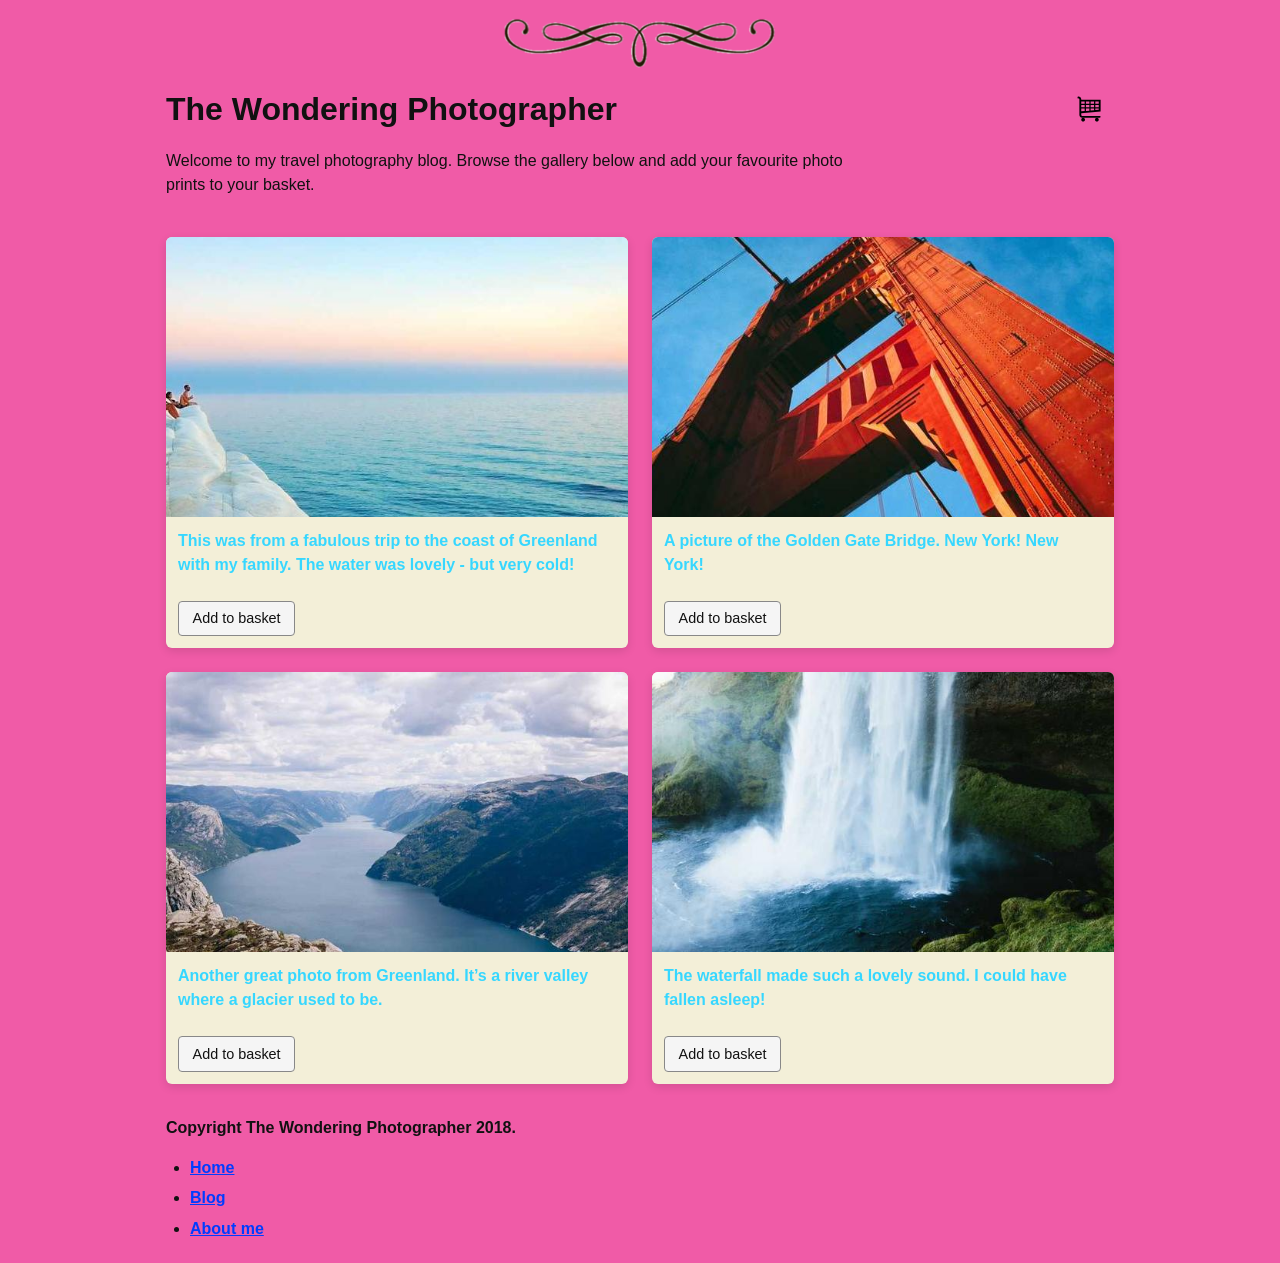
<file: 04-Web_Accessibility/index.html>
<!DOCTYPE html>
<html lang="en">

<head>
    <!-- Defines character encoding so text displays correctly -->
    <meta charset="UTF-8" />

    <!-- Makes the layout responsive on mobile devices -->
    <meta name="viewport" content="width=device-width, initial-scale=1.0" />

    <!-- Title shown in the browser tab -->
    <title>The Wondering Photographer</title>

    <!-- External stylesheet for layout, colour scheme, and accessibility styling -->
    <link rel="stylesheet" href="style.css" />
</head>

<body>

    <!-- 
    Skip link improves accessibility for keyboard and screen reader users.
    -->
    <a href="#main-content" class="skip-link">Skip to main content</a>

    <!-- 
    Semantic header element used to contain the website title and decorative
    branding elements.
    -->
    <header class="site-header">

        <!-- 
        Decorative divider image used only for visual styling.
        -->
        <div class="decorative-container">
            <img src="TheDivider.png" alt="" aria-hidden="true" class="decorative-image" />
        </div>

        <!-- 
        Top bar holds the website title and the shopping cart button.
        Flexbox is used in CSS to position these elements side-by-side.
        -->
        <div class="top-bar">

            <!-- 
            Hidden heading for accessibility.
            -->
            <h1 class="visually-hidden">The Wondering Photographer</h1>

            <!-- Visible website title -->
            <p class="site-title">The Wondering Photographer</p>

            <!-- 
            Shopping cart link that takes the user to the checkout page.
            -->
            <a href="checkout.html" class="cart-link" aria-label="Go to checkout page">

                <!-- 
                SVG cart icon used as a visual indicator for checkout.
                -->
                <img src="shopping-cart.svg" alt="" class="cart-icon" />

                <!-- 
                Hidden text ensures screen readers still announce the function of the cart button.
                -->
                <span class="visually-hidden">Checkout</span>
            </a>
        </div>

        <!-- 
        Introductory text explaining the purpose of the page.
        -->
        <p class="intro-text">
            Welcome to my travel photography blog. Browse the gallery below and add
            your favourite photo prints to your basket.
        </p>
    </header>

    <!-- 
    Main element identifies the primary content of the page.
    -->
    <main id="main-content" class="page-content">

        <!-- 
        Gallery section containing travel photographs available for purchase.
        -->
        <section class="gallery" aria-label="Travel photography gallery">

            <!-- Photo card 1 -->
            <article class="photo-post">
                <figure>
                    <!-- 
                    Descriptive alt text helps visually impaired users
                    understand what the image represents.
                    -->
                    <img src="OceanPhoto.jpg"
                        alt="A calm blue sea beside a pale rocky coastline at sunset in Greenland." />
                    <figcaption>
                        This was from a fabulous trip to the coast of Greenland with my family.
                        The water was lovely - but very cold!
                    </figcaption>
                </figure>

                <!-- 
                Button allows users to add a photo to their basket.
                -->
                <button type="button" class="basket-button" aria-label="Add Greenland coast photo to basket">
                    Add to basket
                </button>
            </article>

            <!-- Photo card 2 -->
            <article class="photo-post">
                <figure>
                    <img src="BridgePhoto.jpg"
                        alt="A low-angle photograph of the Golden Gate Bridge with bright orange-red steel against a blue sky." />
                    <figcaption>
                        A picture of the Golden Gate Bridge. New York! New York!
                    </figcaption>
                </figure>

                <button type="button" class="basket-button" aria-label="Add Golden Gate Bridge photo to basket">
                    Add to basket
                </button>
            </article>

            <!-- Photo card 3 -->
            <article class="photo-post">
                <figure>
                    <img src="ValleyPhoto.jpg"
                        alt="A wide river valley between mountains under a bright cloudy sky in Greenland." />
                    <figcaption>
                        Another great photo from Greenland. It’s a river valley where a glacier used to be.
                    </figcaption>
                </figure>

                <button type="button" class="basket-button" aria-label="Add Greenland valley photo to basket">
                    Add to basket
                </button>
            </article>

            <!-- Photo card 4 -->
            <article class="photo-post">
                <figure>
                    <img src="WaterfallPhoto.jpg"
                        alt="A tall waterfall dropping into a pool surrounded by green mossy rocks." />
                    <figcaption>
                        The waterfall made such a lovely sound. I could have fallen asleep!
                    </figcaption>
                </figure>

                <button type="button" class="basket-button" aria-label="Add waterfall photo to basket">
                    Add to basket
                </button>
            </article>

        </section>
    </main>

    <!-- 
    Footer section containing copyright information and
    additional navigation links for the site.
    -->
    <footer class="site-footer">

        <!-- Copyright notice -->
        <p>Copyright The Wondering Photographer 2018.</p>

        <!-- 
        Footer navigation helps users quickly move to other pages
        such as the blog or about section.
        -->
        <nav aria-label="Footer navigation">
            <ul class="footer-nav">
                <li><a href="index.html" aria-current="page">Home</a></li>
                <li><a href="blog.html">Blog</a></li>
                <li><a href="about.html">About me</a></li>
            </ul>
        </nav>

    </footer>

</body>

</html>
</file>
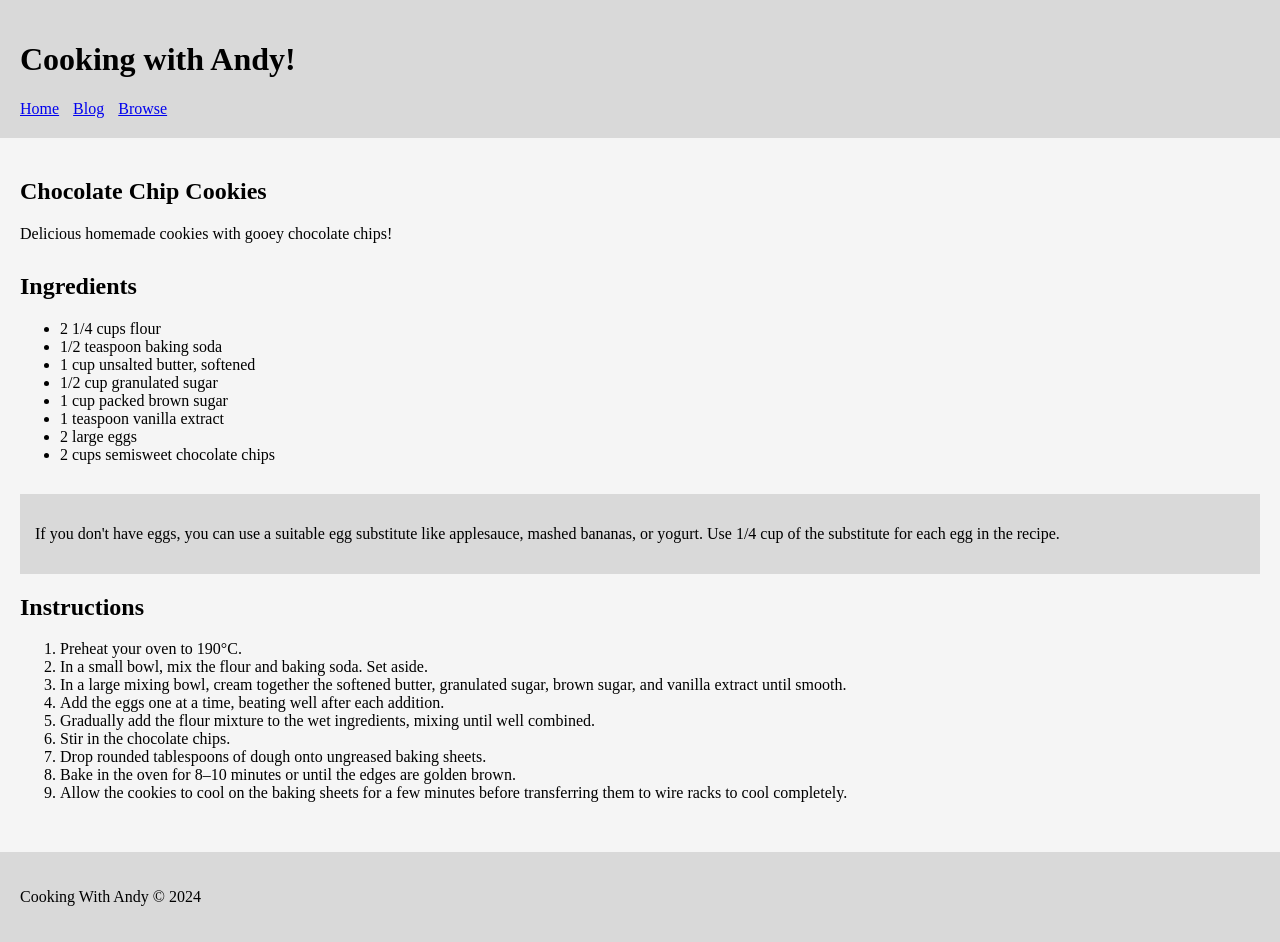
<file: 01-Semantic Markup/semantic_markup.html>
<!DOCTYPE html>
<html lang="en">

<head>
    <!-- Meta Information -->
    <meta charset="UTF-8">
    <meta name="viewport" content="width=device-width, initial-scale=1.0">
    <title>Cooking with Andy - Chocolate Chip Cookies</title>
    
    <!-- Simple Styling to Match Screenshot -->
    <style>
        body {
            font-family: Georgia, serif;
            margin: 0;
            background-color: #f5f5f5;
        }

        header,
        footer {
            background-color: #d9d9d9;
            padding: 20px;
        }

        nav a {
            margin-right: 10px;
        }

        main {
            padding: 20px;
        }

        section {
            margin-bottom: 30px;
        }

        aside {
            background-color: #d9d9d9;
            padding: 15px;
        }
    </style>
</head>

<body>

    <!-- Page Header -->
    <header>
        <h1>Cooking with Andy!</h1>

        <!-- Navigation Links -->
        <nav>
            <a href="#">Home</a>
            <a href="#">Blog</a>
            <a href="#">Browse</a>
        </nav>
    </header>

    <!-- Main Content -->
    <main>

        <!-- Recipe Title Section -->
        <section>
            <h2>Chocolate Chip Cookies</h2>
            <p>Delicious homemade cookies with gooey chocolate chips!</p>
        </section>

        <!-- Ingredients -->
        <section>
            <h2>Ingredients</h2>
            <ul>
                <li>2 1/4 cups flour</li>
                <li>1/2 teaspoon baking soda</li>
                <li>1 cup unsalted butter, softened</li>
                <li>1/2 cup granulated sugar</li>
                <li>1 cup packed brown sugar</li>
                <li>1 teaspoon vanilla extract</li>
                <li>2 large eggs</li>
                <li>2 cups semisweet chocolate chips</li>
            </ul>
        </section>

        <!-- Egg Substitute segment -->
        <aside>
            <p>
                If you don't have eggs, you can use a suitable egg substitute like applesauce,
                mashed bananas, or yogurt. Use 1/4 cup of the substitute for each egg in the recipe.
            </p>
        </aside>

        <!-- Instructions -->
        <section>
            <h2>Instructions</h2>
            <ol>
                <li>Preheat your oven to 190°C.</li>
                <li>In a small bowl, mix the flour and baking soda. Set aside.</li>
                <li>In a large mixing bowl, cream together the softened butter, granulated sugar, brown sugar, and
                    vanilla extract until smooth.</li>
                <li>Add the eggs one at a time, beating well after each addition.</li>
                <li>Gradually add the flour mixture to the wet ingredients, mixing until well combined.</li>
                <li>Stir in the chocolate chips.</li>
                <li>Drop rounded tablespoons of dough onto ungreased baking sheets.</li>
                <li>Bake in the oven for 8–10 minutes or until the edges are golden brown.</li>
                <li>Allow the cookies to cool on the baking sheets for a few minutes before transferring them to wire
                    racks to cool completely.</li>
            </ol>
        </section>

    </main>

    <!-- Page Footer -->
    <footer>
        <p>Cooking With Andy &copy; 2024</p>
    </footer>

</body>

</html>
</file>
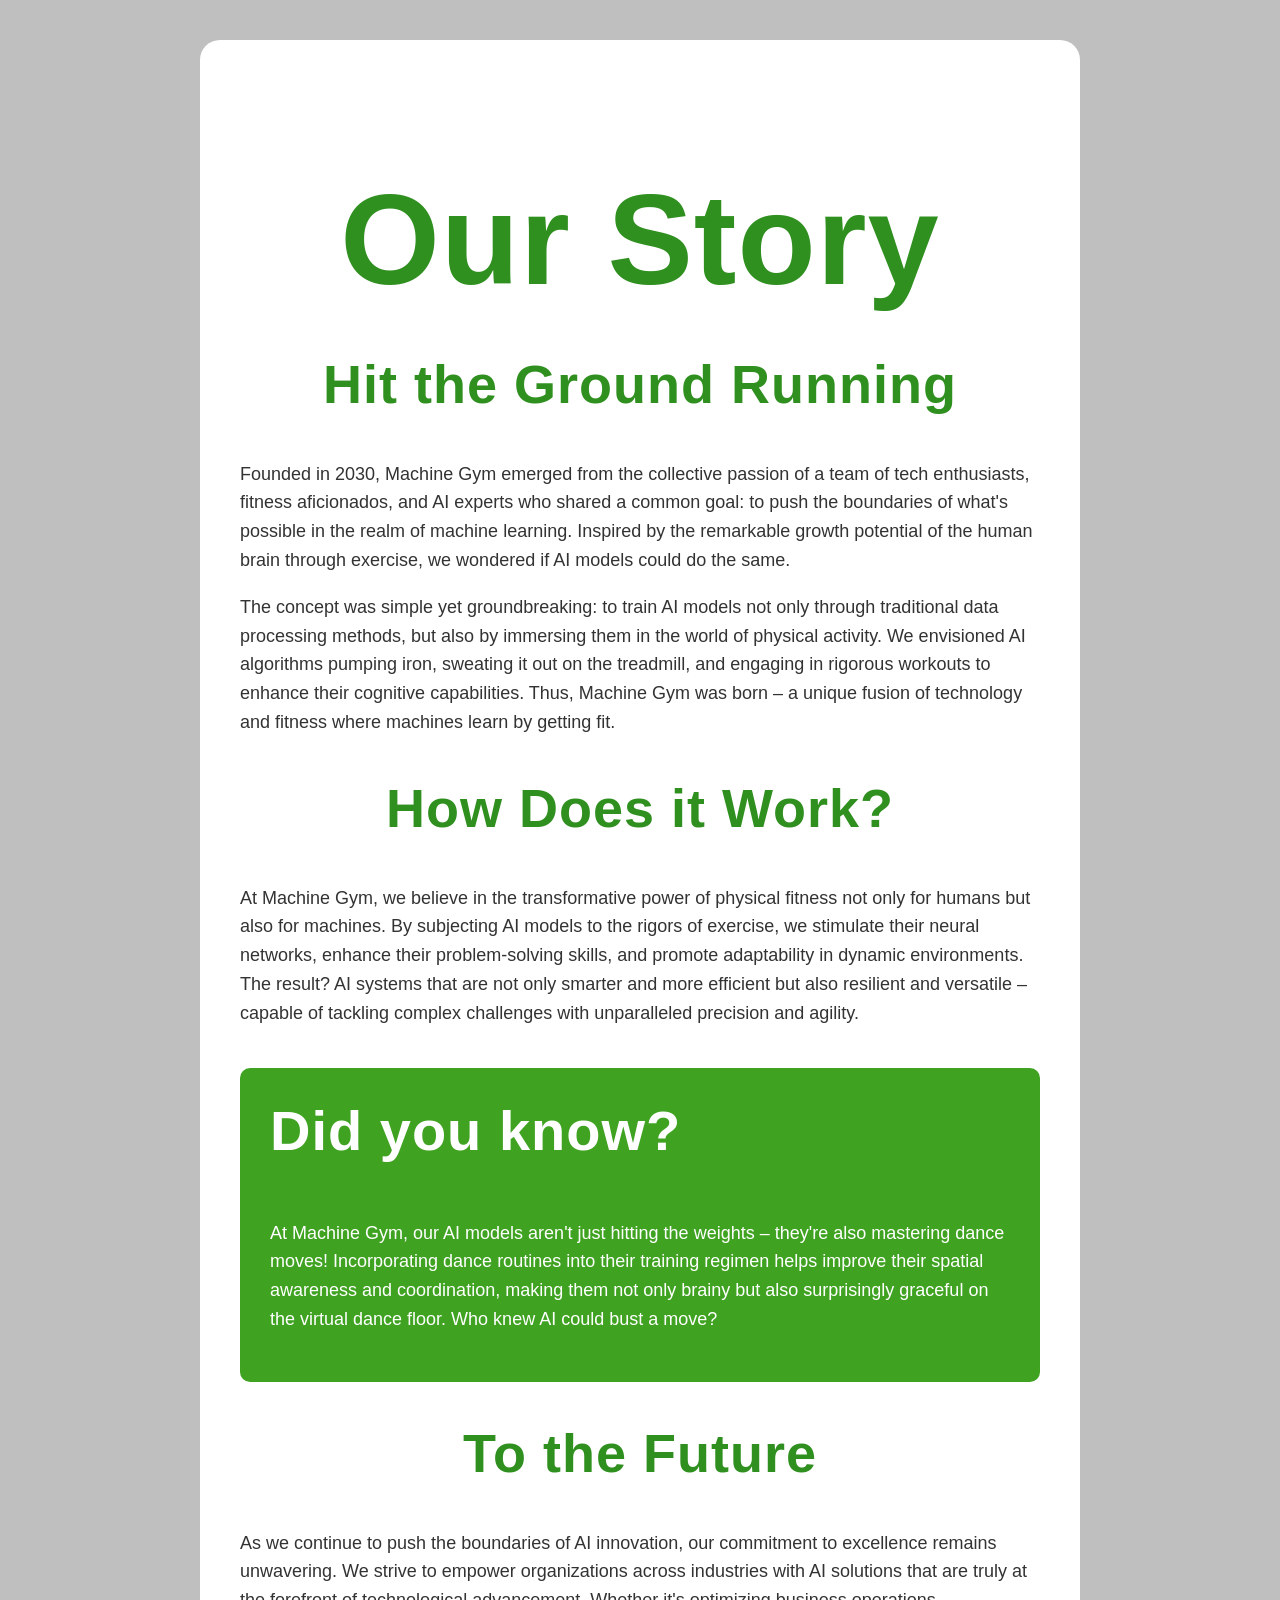
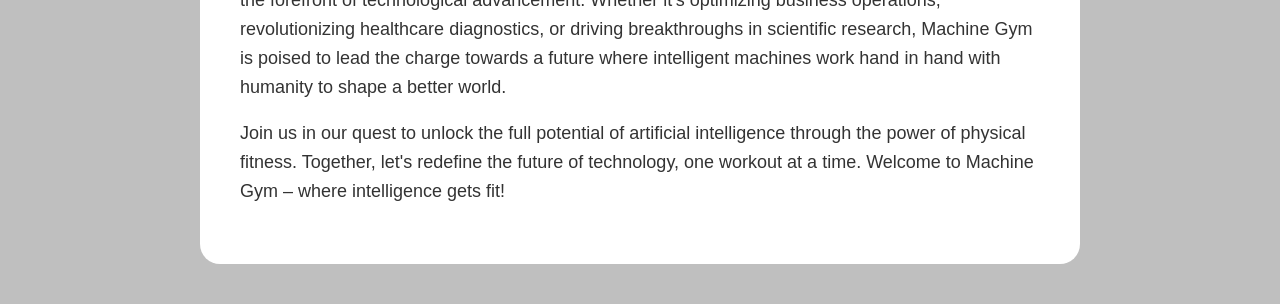
<file: 02-CSS_Styling/our_story.html>
<!DOCTYPE html>
<html lang="en">

<head>
    <!-- Meta Information -->
    <meta charset="UTF-8">
    <meta name="viewport" content="width=device-width, initial-scale=1.0">
    <title>Machine Gym - Our Story</title>

    <!-- Link to External CSS -->
    <link rel="stylesheet" href="css-styling.css">

</head>

<body>

    <main class="container">

        <!-- Header Section -->
        <header>
            <h1 style="letter-spacing: 1px;">Our Story</h1>
            <h2 style="letter-spacing: 1px;">Hit the Ground Running</h2>
        </header>

        <!-- Story Section -->
        <section>
            <p>
                Founded in 2030, Machine Gym emerged from the collective passion of a team of tech enthusiasts, fitness
                aficionados, and AI experts who shared a common goal: to push the boundaries of what's possible in the
                realm of machine learning. Inspired by the remarkable growth potential of the human brain through
                exercise, we wondered if AI models could do the same.
            </p>

            <p>
                The concept was simple yet groundbreaking: to train AI models not only through traditional data
                processing methods, but also by immersing them in the world of physical activity. We envisioned AI
                algorithms pumping iron, sweating it out on the treadmill, and engaging in rigorous workouts to enhance
                their cognitive capabilities. Thus, Machine Gym was born – a unique fusion of technology and fitness
                where machines learn by getting fit.

            </p>
        </section>

        <!-- How It Works Section segment -->
        <section>
            <h2 style="letter-spacing: 1px;">How Does it Work?</h2>

            <p>
                At Machine Gym, we believe in the transformative power of physical fitness not only for humans but also
                for machines. By subjecting AI models to the rigors of exercise, we stimulate their neural networks,
                enhance their problem-solving skills, and promote adaptability in dynamic environments. The result? AI
                systems that are not only smarter and more efficient but also resilient and versatile – capable of
                tackling complex challenges with unparalleled precision and agility.
            </p>
        </section>

        <!-- Did You Know Box segment -->
        <section class="highlight-box">
            <h3 style="letter-spacing: 1px;">Did you know?</h3>

            <p>
                At Machine Gym, our AI models aren't just hitting the weights – they're also mastering dance moves!
                Incorporating dance routines into their training regimen helps improve their spatial awareness and
                coordination, making them not only brainy but also surprisingly graceful on the virtual dance floor. Who
                knew AI could bust a move?
            </p>
        </section>

        <!-- Future area section -->
        <section>
            <h2 style="letter-spacing: 1px;">To the Future</h2>

            <p>
                As we continue to push the boundaries of AI innovation, our commitment to excellence remains unwavering.
                We strive to empower organizations across industries with AI solutions that are truly at the forefront
                of technological advancement. Whether it's optimizing business operations, revolutionizing healthcare
                diagnostics, or driving breakthroughs in scientific research, Machine Gym is poised to lead the charge
                towards a future where intelligent machines work hand in hand with humanity to shape a better world.
            </p>
            <p>
                Join us in our quest to unlock the full potential of artificial intelligence through the power of
                physical fitness. Together, let's redefine the future of technology, one workout at a time. Welcome to
                Machine Gym – where intelligence gets fit!
            </p>
        </section>

    </main>

</body>

</html>
</file>
<file: 04-Web_Accessibility/style.css>
/* =========================
   Base styles
========================= */
* {
    box-sizing: border-box;
}

body {
    margin: 0;
    font-family: Arial, Helvetica, sans-serif;
    background-color: #f05ba7; /* original pink background */
    color: #111111;
    line-height: 1.5;
}

/* =========================
   Accessibility helpers
========================= */

/* Skip link becomes visible when focused */
.skip-link {
    position: absolute;
    left: 1rem;
    top: -50px;
    background-color: #000000;
    color: #ffffff;
    padding: 0.75rem 1rem;
    text-decoration: none;
    border-radius: 4px;
    z-index: 1000;
}

.skip-link:focus {
    top: 1rem;
}

/* Hidden text used for screen readers */
.visually-hidden {
    position: absolute;
    width: 1px;
    height: 1px;
    padding: 0;
    margin: -1px;
    overflow: hidden;
    clip: rect(0, 0, 0, 0);
    white-space: nowrap;
    border: 0;
}

/* Visible keyboard focus styles */
a:focus,
button:focus {
    outline: 3px solid #000000;
    outline-offset: 3px;
}

/* =========================
   Page containers
========================= */

.site-header,
.page-content,
.site-footer {
    max-width: 980px;
    margin: 0 auto;
    padding: 1rem;
}

/* =========================
   Header
========================= */

/* Decorative flourish alignment */
.decorative-container {
    display: flex;
    justify-content: center;
    margin-bottom: 1rem;
}

/* Decorative image sizing */
.decorative-image {
    max-width: 280px;
    width: 100%;
    height: auto;
    display: block;
}

/* Header layout using Flexbox */
.top-bar {
    display: flex;
    justify-content: space-between;
    align-items: center;
    gap: 1rem;
    margin-bottom: 1rem;
}

/* Website title */
.site-title {
    margin: 0;
    font-size: 2rem;
    font-weight: 700;
    color: #111111;
}

/* Intro text */
.intro-text {
    margin: 0 0 0.5rem;
    max-width: 720px;
    font-size: 1rem;
}

/* =========================
   Cart link
========================= */

.cart-link {
    display: inline-flex;
    align-items: center;
    justify-content: center;
    min-width: 48px;
    min-height: 48px;
    padding: 0.35rem;
    text-decoration: none;
    border-radius: 4px;
}

.cart-link:hover,
.cart-link:focus {
    background-color: rgba(255,255,255,0.3);
}

.cart-icon {
    width: 30px;
    height: 30px;
}

/* =========================
   Gallery layout
========================= */

.gallery {
    display: grid;
    grid-template-columns: repeat(2, minmax(0,1fr));
    gap: 1.5rem;
}

/* Photo card styling */
.photo-post {
    background-color: #f3efd8; /* cream card background */
    display: flex;
    flex-direction: column;
    border-radius: 6px;
    overflow: hidden;
    box-shadow: 0 3px 10px rgba(0,0,0,0.12);
}

/* Remove default figure margins */
.photo-post figure {
    margin: 0;
}

/* Image sizing */
.photo-post img {
    display: block;
    width: 100%;
    height: 280px;
    object-fit: cover;
}

/* Caption text */
.photo-post figcaption {
    padding: 0.75rem;
    font-size: 1rem;
    font-weight: 700;
    color: #36d7ff; /* original cyan caption color */
}

/* Add to basket button */
.basket-button {
    align-self: flex-start;
    margin: 0.75rem;
    padding: 0.55rem 0.85rem;
    font-size: 0.9rem;
    border: 1px solid #888888;
    background-color: #f5f5f5;
    color: #111111;
    cursor: pointer;
    border-radius: 4px;
}

.basket-button:hover,
.basket-button:focus {
    background-color: #e5e5e5;
}

/* =========================
   Footer
========================= */

.site-footer p {
    margin: 0 0 1rem;
    font-size: 1rem;
    font-weight: 700;
}

/* Footer navigation list */
.footer-nav {
    margin: 0;
    padding-left: 1.5rem;
}

.footer-nav li {
    margin-bottom: 0.4rem;
}

.footer-nav a {
    color: #003cff;
    font-size: 1rem;
    font-weight: 700;
}

.footer-nav a:hover,
.footer-nav a:focus {
    text-decoration: none;
    background-color: #ffffff;
}

/* =========================
   Responsive layout
========================= */

@media (max-width: 700px) {
    .gallery {
        grid-template-columns: 1fr;
    }

    .site-title {
        font-size: 1.35rem;
    }

    .photo-post img {
        height: 240px;
    }
}
</file>
<file: 02-CSS_Styling/css-styling.css>
/*global styles for our_story.html */
/* Remove default spacing */
body {
    margin: 0;
    font-family: Arial, Helvetica, sans-serif;
    background-color: #bfbfbf;
    /* Grey page background */
}

/* Constrain page width */
.container {
    max-width: 800px;
    margin: 40px auto;
    background-color: #ffffff;
    padding: 40px;
    border-radius: 20px;
}


/* Main Title */
h1 {
    font-family: Impact, 'Arial Narrow Bold', sans-serif;
    font-size: 128px;
    color: #2f8f1f;
    text-align: center;
    margin-bottom: 20px;
}

/* Section Headings */
h2 {
    font-family: Impact, 'Arial Narrow Bold', sans-serif;
    font-size: 54px;
    color: #2f8f1f;
    text-align: center;
    margin-top: 40px;
}

/* Highlight Box Title */
h3 {
    font-family: Impact, 'Arial Narrow Bold', sans-serif;
    font-size: 56px;
    margin-top: 0;
}

/* Paragraph Styling */
p {
    font-size: 18px;
    line-height: 1.6;
    color: #333333;
}

.highlight-box {
    background-color: #3fa321;
    /* Green box */
    color: white;
    padding: 30px;
    border-radius: 10px;
    margin: 40px 0;
}

/* Make text inside box white */
.highlight-box p,
.highlight-box h3 {
    color: white;
}
</file>
